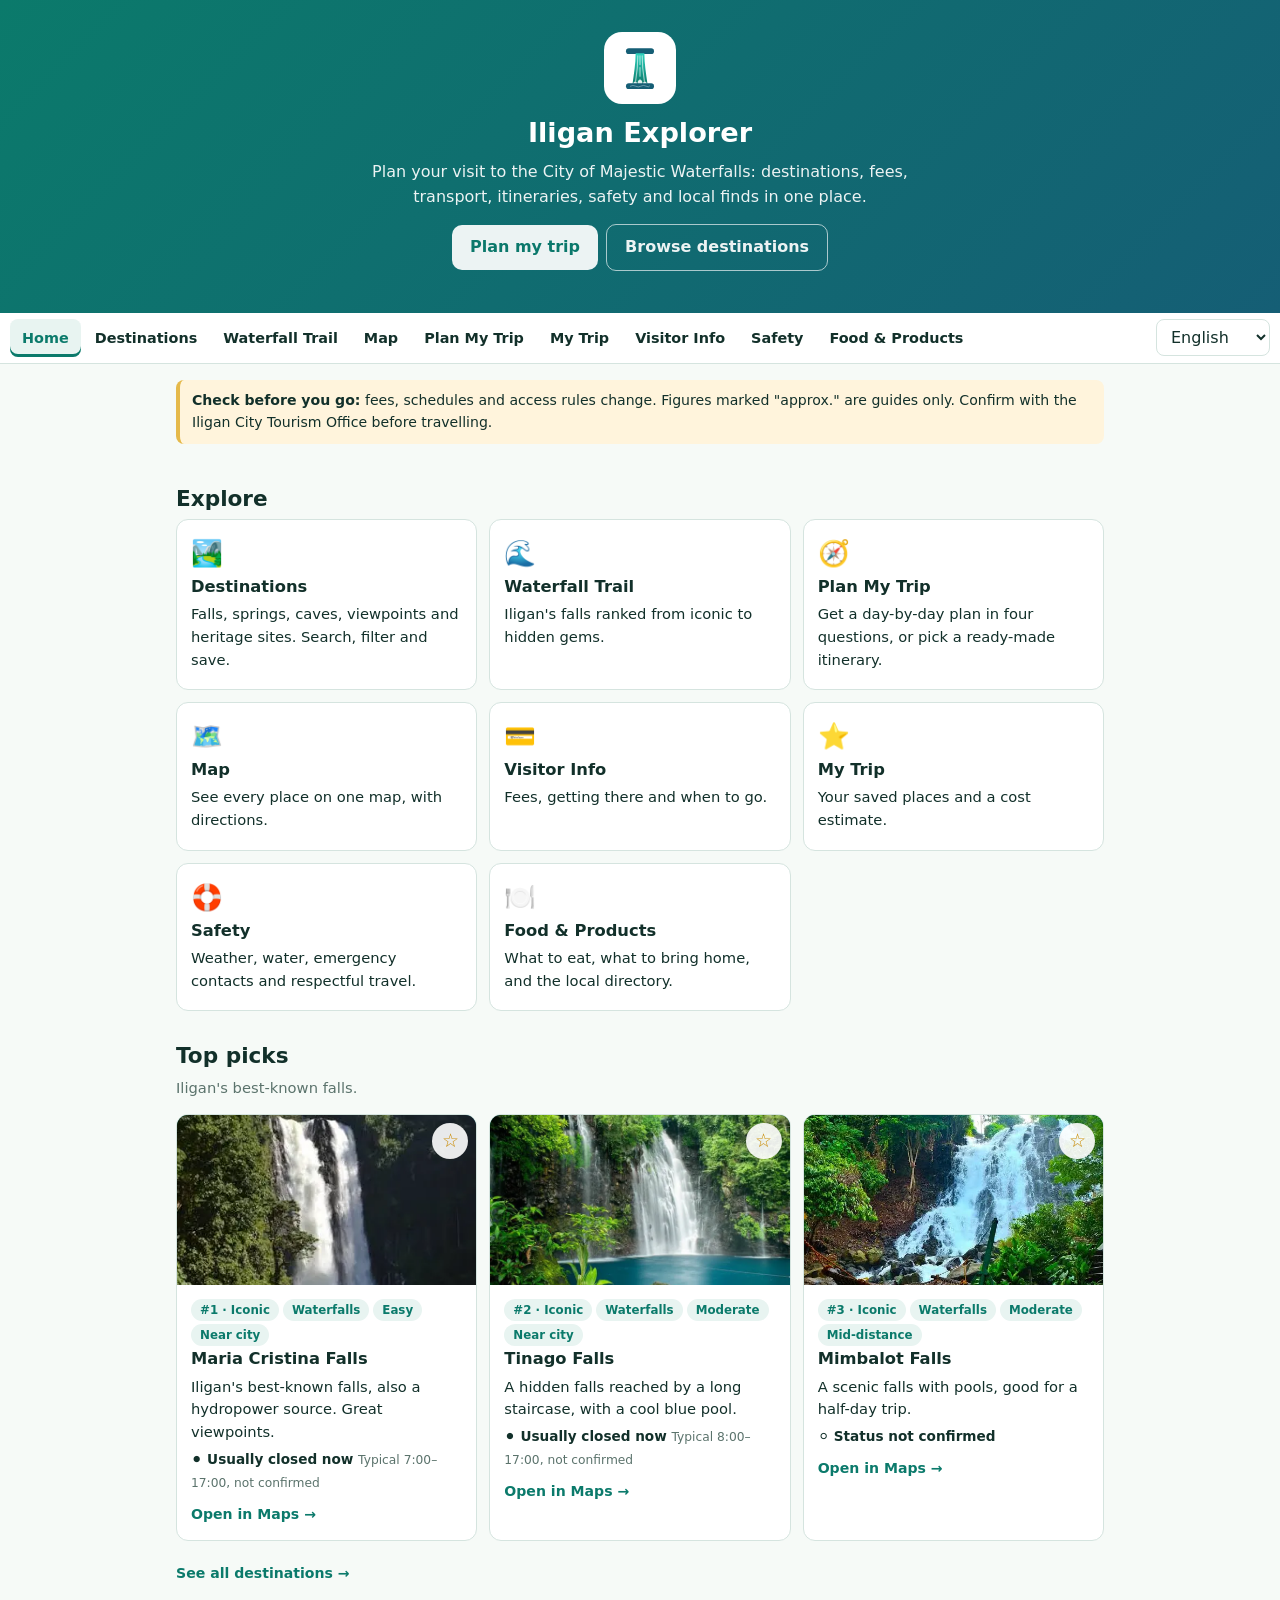
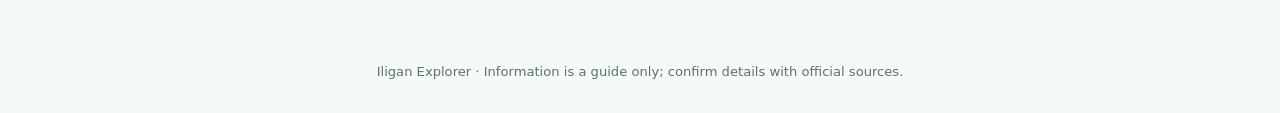
<file: index.html>
<!DOCTYPE html><html lang="en"><head><meta charset="utf-8"><title>Iligan Explorer</title>
<meta name="viewport" content="width=device-width, initial-scale=1, viewport-fit=cover">
<meta name="description" content="Plan your visit to Iligan, the City of Majestic Waterfalls: destinations, map, fees, transport, itineraries, safety and local businesses."><meta property="og:title" content="Iligan Explorer"><meta property="og:description" content="Plan your visit to Iligan, the City of Majestic Waterfalls: destinations, map, fees, transport, itineraries, safety and local businesses."><meta property="og:type" content="website">
<meta name="theme-color" content="#0b7a6b"><link rel="icon" href="assets/logo.svg" type="image/svg+xml"><link rel="stylesheet" href="assets/style.css"></head>
<body data-page="index.html"><header><h1><img class="logo big" src="assets/logo.svg" alt="" width="72" height="72"><br>Iligan Explorer</h1><p data-t="hero">Plan your visit to the City of Majestic Waterfalls: destinations, fees, transport, itineraries, safety and local finds in one place.</p><p><a class="cta" href="plan.html">Plan my trip</a><a class="cta alt" href="destinations.html">Browse destinations</a></p></header><nav><button class="mb" id="mb" aria-expanded="false" aria-controls="nl">☰ Menu</button><div class="nl" id="nl"><a href="index.html">Home</a><a href="destinations.html" data-t="dest">Destinations</a><a href="waterfall-trail.html">Waterfall Trail</a><a href="map.html" data-t="map">Map</a><a href="plan.html">Plan My Trip</a><a href="my-trip.html"><span data-t="mytrip">My Trip</span> <span class="bdg" id="tb" hidden></span></a><a href="visitor-info.html">Visitor Info</a><a href="safety.html" data-t="safe">Safety</a><a href="local.html" data-t="food">Food &amp; Products</a></div><select id="lang" aria-label="Language"><option value="en">English</option><option value="fil">Filipino</option><option value="ceb">Cebuano</option></select></nav>
<main><div class="note" id="wx" hidden></div><div class="note" style="margin-top:16px"><b>Check before you go:</b> fees, schedules and access rules change. Figures marked "approx." are guides only. Confirm with the Iligan City Tourism Office before travelling.</div><section><h2>Explore</h2><div class="grid"><a class="card hub" href="destinations.html"><div class="hi">🏞️</div><h3>Destinations</h3><p>Falls, springs, caves, viewpoints and heritage sites. Search, filter and save.</p></a><a class="card hub" href="waterfall-trail.html"><div class="hi">🌊</div><h3>Waterfall Trail</h3><p>Iligan's falls ranked from iconic to hidden gems.</p></a><a class="card hub" href="plan.html"><div class="hi">🧭</div><h3>Plan My Trip</h3><p>Get a day-by-day plan in four questions, or pick a ready-made itinerary.</p></a><a class="card hub" href="map.html"><div class="hi">🗺️</div><h3>Map</h3><p>See every place on one map, with directions.</p></a><a class="card hub" href="visitor-info.html"><div class="hi">💳</div><h3>Visitor Info</h3><p>Fees, getting there and when to go.</p></a><a class="card hub" href="my-trip.html"><div class="hi">⭐</div><h3>My Trip</h3><p>Your saved places and a cost estimate.</p></a><a class="card hub" href="safety.html"><div class="hi">🛟</div><h3>Safety</h3><p>Weather, water, emergency contacts and respectful travel.</p></a><a class="card hub" href="local.html"><div class="hi">🍽️</div><h3>Food &amp; Products</h3><p>What to eat, what to bring home, and the local directory.</p></a></div></section><section><h2>Top picks</h2><p class="sub">Iligan's best-known falls.</p><div class="grid" id="fgrid"></div><p><a class="btn" href="destinations.html">See all destinations →</a></p></section></main>
<footer>Iligan Explorer · Information is a guide only; confirm details with official sources.</footer><script src="assets/app.js"></script></body></html>
</file>
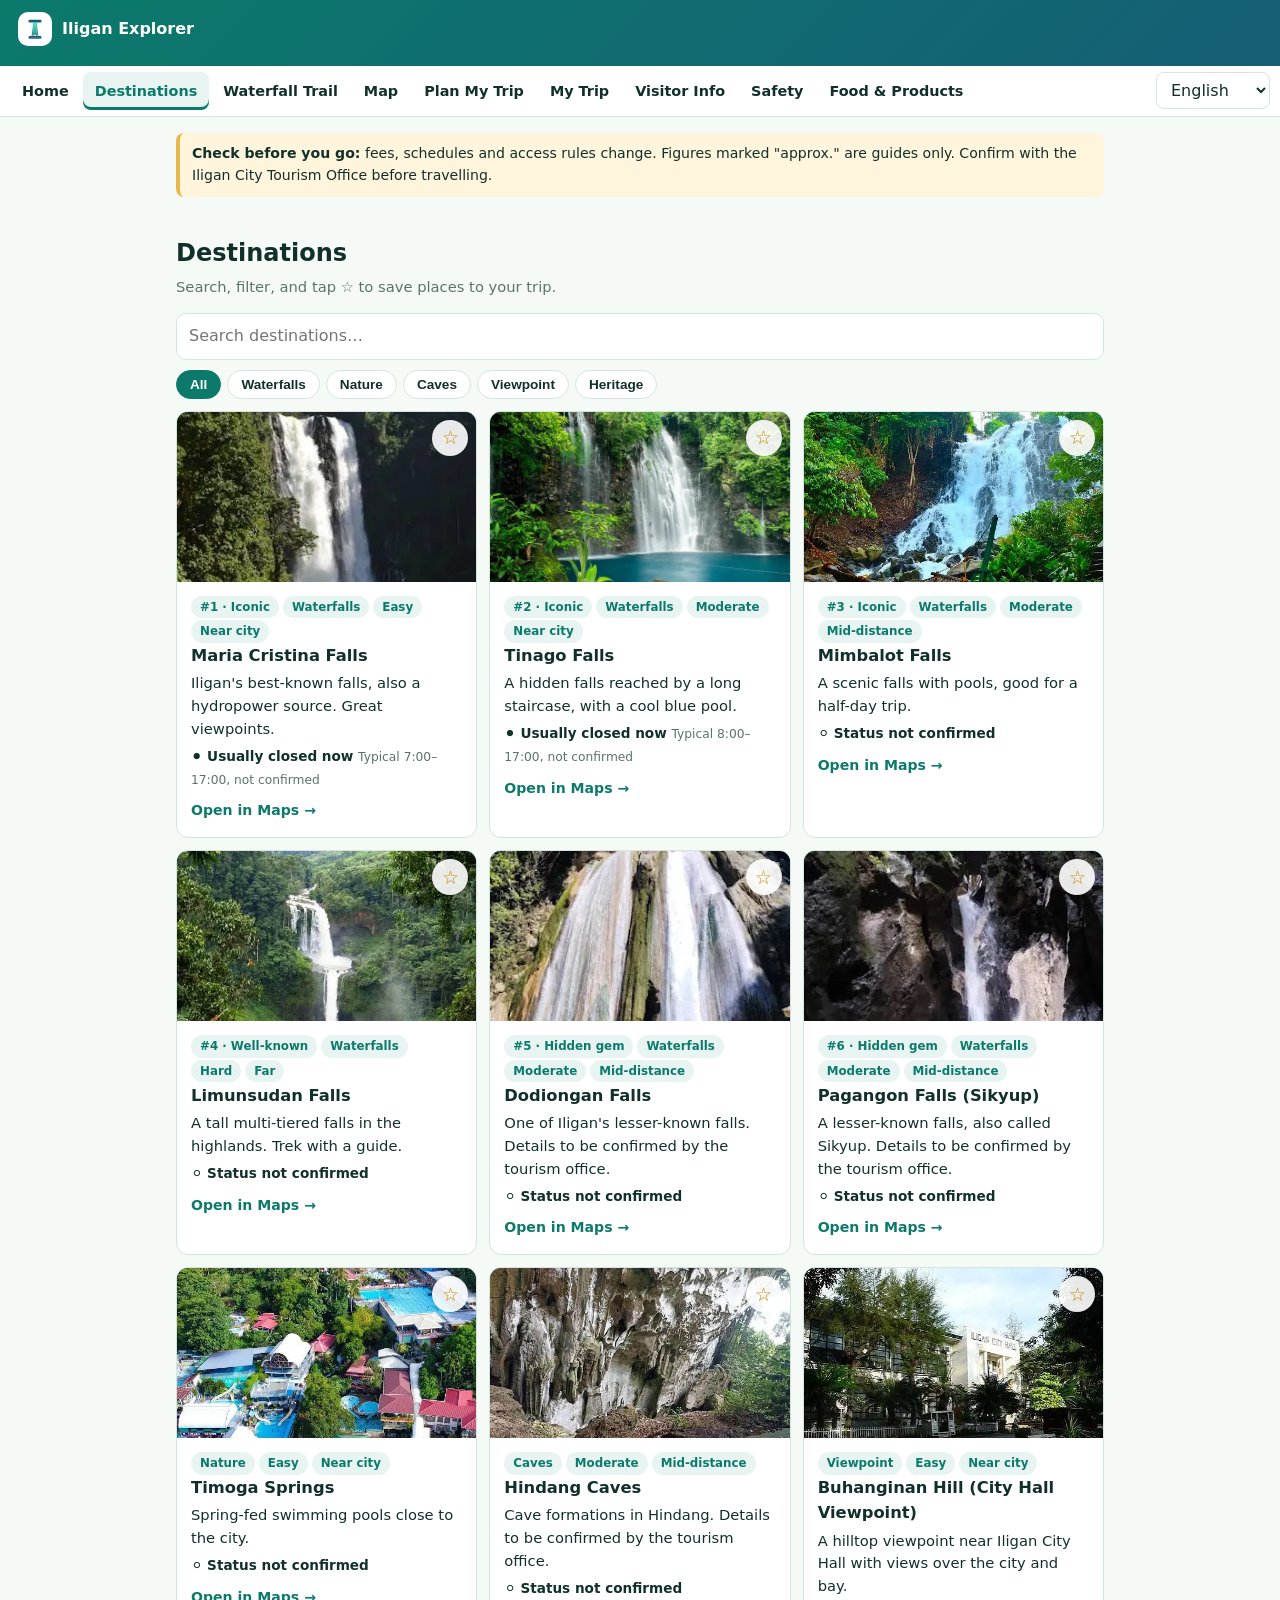
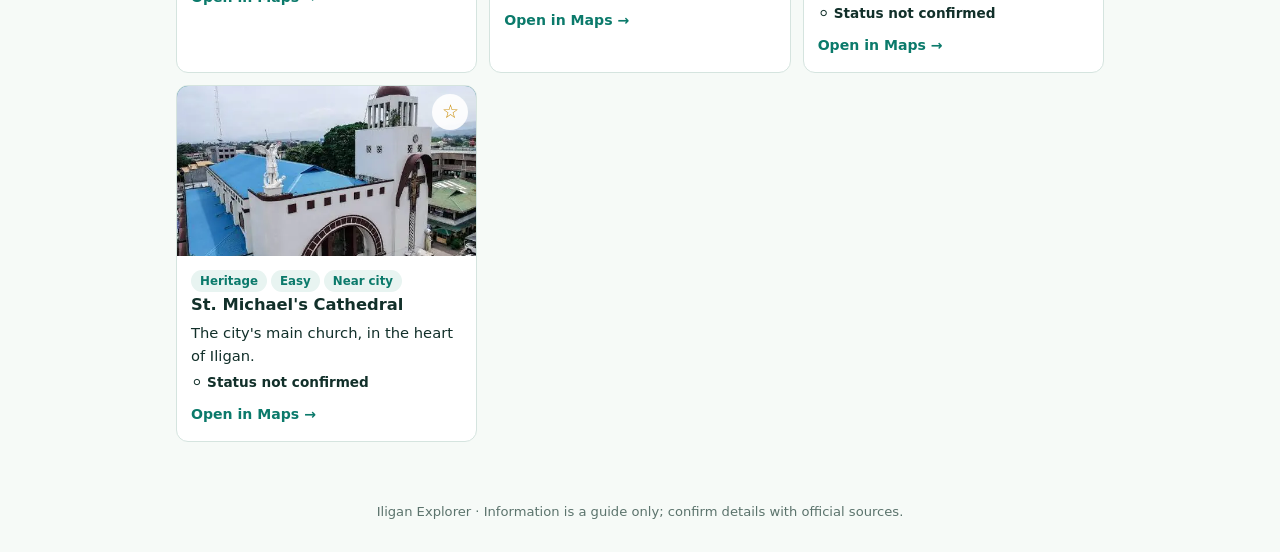
<file: destinations.html>
<!DOCTYPE html><html lang="en"><head><meta charset="utf-8"><title>Destinations | Iligan Explorer</title>
<meta name="viewport" content="width=device-width, initial-scale=1, viewport-fit=cover">
<meta name="description" content="Search and filter Iligan's waterfalls, springs, caves, viewpoints and heritage sites."><meta property="og:title" content="Destinations | Iligan Explorer"><meta property="og:description" content="Search and filter Iligan's waterfalls, springs, caves, viewpoints and heritage sites."><meta property="og:type" content="website">
<meta name="theme-color" content="#0b7a6b"><link rel="icon" href="assets/logo.svg" type="image/svg+xml"><link rel="stylesheet" href="assets/style.css"></head>
<body data-page="destinations.html"><header class="sm"><a href="index.html"><img class="logo" src="assets/logo.svg" alt="" width="34" height="34">Iligan Explorer</a></header><nav><button class="mb" id="mb" aria-expanded="false" aria-controls="nl">☰ Menu</button><div class="nl" id="nl"><a href="index.html">Home</a><a href="destinations.html" data-t="dest">Destinations</a><a href="waterfall-trail.html">Waterfall Trail</a><a href="map.html" data-t="map">Map</a><a href="plan.html">Plan My Trip</a><a href="my-trip.html"><span data-t="mytrip">My Trip</span> <span class="bdg" id="tb" hidden></span></a><a href="visitor-info.html">Visitor Info</a><a href="safety.html" data-t="safe">Safety</a><a href="local.html" data-t="food">Food &amp; Products</a></div><select id="lang" aria-label="Language"><option value="en">English</option><option value="fil">Filipino</option><option value="ceb">Cebuano</option></select></nav>
<main><div class="note" id="wx" hidden></div><div class="note" style="margin-top:16px"><b>Check before you go:</b> fees, schedules and access rules change. Figures marked "approx." are guides only. Confirm with the Iligan City Tourism Office before travelling.</div><section id="dest"><h1 data-t="dest">Destinations</h1><p class="sub">Search, filter, and tap ☆ to save places to your trip.</p>
<input type="search" id="qd" placeholder="Search destinations…"><div class="chips" id="dchips"></div><div class="grid" id="dgrid"></div></section></main>
<footer>Iligan Explorer · Information is a guide only; confirm details with official sources.</footer><script src="assets/app.js"></script></body></html>
</file>
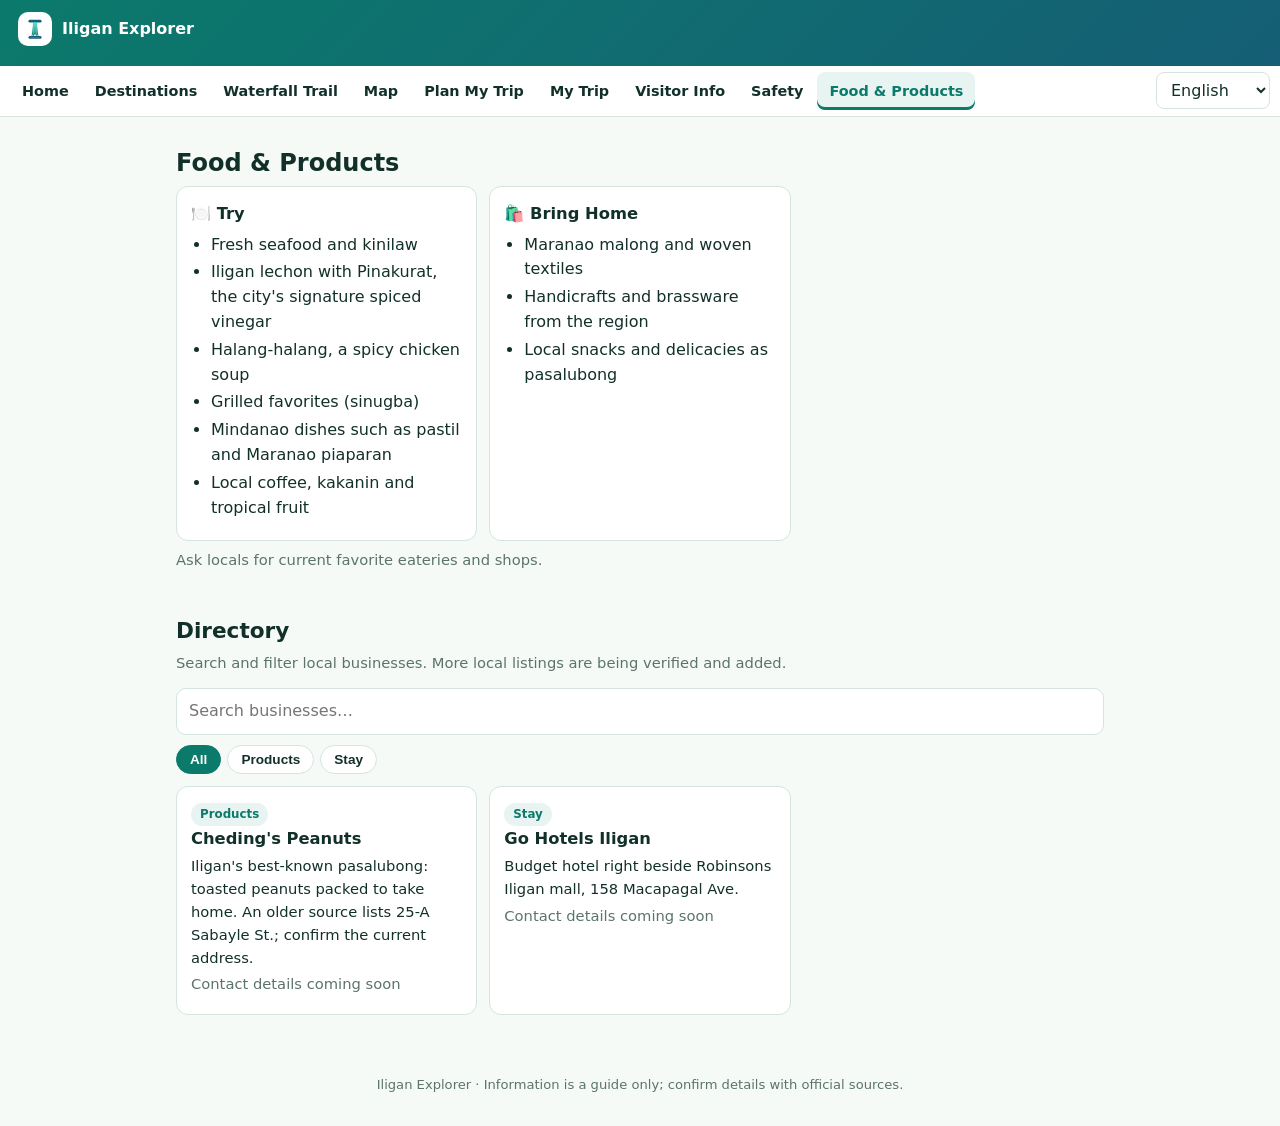
<file: local.html>
<!DOCTYPE html><html lang="en"><head><meta charset="utf-8"><title>Food &amp; Products | Iligan Explorer</title>
<meta name="viewport" content="width=device-width, initial-scale=1, viewport-fit=cover">
<meta name="description" content="What to eat, what to bring home, and a directory of Iligan businesses."><meta property="og:title" content="Food &amp; Products | Iligan Explorer"><meta property="og:description" content="What to eat, what to bring home, and a directory of Iligan businesses."><meta property="og:type" content="website">
<meta name="theme-color" content="#0b7a6b"><link rel="icon" href="assets/logo.svg" type="image/svg+xml"><link rel="stylesheet" href="assets/style.css"></head>
<body data-page="local.html"><header class="sm"><a href="index.html"><img class="logo" src="assets/logo.svg" alt="" width="34" height="34">Iligan Explorer</a></header><nav><button class="mb" id="mb" aria-expanded="false" aria-controls="nl">☰ Menu</button><div class="nl" id="nl"><a href="index.html">Home</a><a href="destinations.html" data-t="dest">Destinations</a><a href="waterfall-trail.html">Waterfall Trail</a><a href="map.html" data-t="map">Map</a><a href="plan.html">Plan My Trip</a><a href="my-trip.html"><span data-t="mytrip">My Trip</span> <span class="bdg" id="tb" hidden></span></a><a href="visitor-info.html">Visitor Info</a><a href="safety.html" data-t="safe">Safety</a><a href="local.html" data-t="food">Food &amp; Products</a></div><select id="lang" aria-label="Language"><option value="en">English</option><option value="fil">Filipino</option><option value="ceb">Cebuano</option></select></nav>
<main><section id="food"><h1 data-t="food">Food &amp; Products</h1><div class="grid">
<div class="card"><h3>🍽️ Try</h3><ul><li>Fresh seafood and kinilaw</li><li>Iligan lechon with Pinakurat, the city's signature spiced vinegar</li><li>Halang-halang, a spicy chicken soup</li><li>Grilled favorites (sinugba)</li><li>Mindanao dishes such as pastil and Maranao piaparan</li><li>Local coffee, kakanin and tropical fruit</li></ul></div>
<div class="card"><h3>🛍️ Bring Home</h3><ul><li>Maranao malong and woven textiles</li><li>Handicrafts and brassware from the region</li><li>Local snacks and delicacies as pasalubong</li></ul></div></div>
<p class="sub" style="margin-top:8px">Ask locals for current favorite eateries and shops.</p></section><section id="biz"><h2 data-t="biz">Directory</h2><p class="sub">Search and filter local businesses. More local listings are being verified and added.</p>
<input type="search" id="q" placeholder="Search businesses…"><div class="chips" id="bchips"></div><div class="grid" id="bgrid"></div>
<div class="card" id="lform" style="margin-top:14px"><h3>Are you a local business?</h3><p class="sub">Send your details to the tourism office for listing.</p>
<input type="text" id="fn" placeholder="Business name"><select class="f" id="fc"><option>Food</option><option>Products</option><option>Stay</option><option>Tours</option><option>Transport</option></select>
<input type="text" id="fk" placeholder="Phone / Facebook page"><textarea id="fd" rows="3" placeholder="What you offer"></textarea>
<button class="go" id="fs">Send listing request</button> <small id="fmsg" role="status"></small></div></section></main>
<footer>Iligan Explorer · Information is a guide only; confirm details with official sources.</footer><script src="assets/app.js"></script></body></html>
</file>
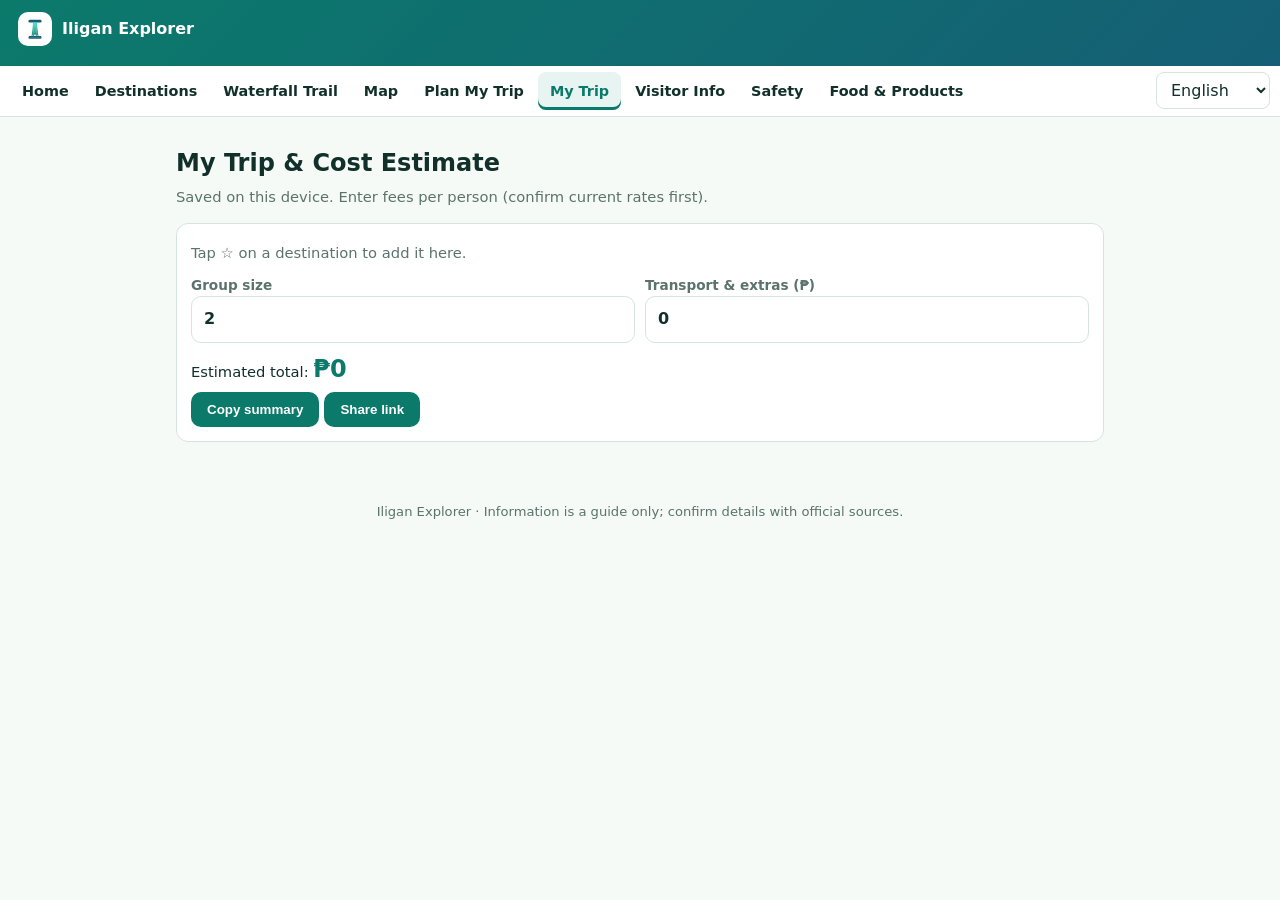
<file: my-trip.html>
<!DOCTYPE html><html lang="en"><head><meta charset="utf-8"><title>My Trip | Iligan Explorer</title>
<meta name="viewport" content="width=device-width, initial-scale=1, viewport-fit=cover">
<meta name="description" content="Your saved places and cost estimate for Iligan."><meta property="og:title" content="My Trip | Iligan Explorer"><meta property="og:description" content="Your saved places and cost estimate for Iligan."><meta property="og:type" content="website">
<meta name="theme-color" content="#0b7a6b"><link rel="icon" href="assets/logo.svg" type="image/svg+xml"><link rel="stylesheet" href="assets/style.css"></head>
<body data-page="my-trip.html"><header class="sm"><a href="index.html"><img class="logo" src="assets/logo.svg" alt="" width="34" height="34">Iligan Explorer</a></header><nav><button class="mb" id="mb" aria-expanded="false" aria-controls="nl">☰ Menu</button><div class="nl" id="nl"><a href="index.html">Home</a><a href="destinations.html" data-t="dest">Destinations</a><a href="waterfall-trail.html">Waterfall Trail</a><a href="map.html" data-t="map">Map</a><a href="plan.html">Plan My Trip</a><a href="my-trip.html"><span data-t="mytrip">My Trip</span> <span class="bdg" id="tb" hidden></span></a><a href="visitor-info.html">Visitor Info</a><a href="safety.html" data-t="safe">Safety</a><a href="local.html" data-t="food">Food &amp; Products</a></div><select id="lang" aria-label="Language"><option value="en">English</option><option value="fil">Filipino</option><option value="ceb">Cebuano</option></select></nav>
<main><section id="mytrip"><h1 data-t="mytrip">My Trip &amp; Cost Estimate</h1><p class="sub">Saved on this device. Enter fees per person (confirm current rates first).</p>
<div class="card"><div id="tl"></div>
<div class="two" style="margin-top:10px"><label>Group size<input type="number" id="grp" min="1" value="2"></label><label>Transport &amp; extras (₱)<input type="number" id="trn" min="0" value="0"></label></div>
<p>Estimated total: <span id="tot">₱0</span></p><button class="go" id="tcopy">Copy summary</button> <button class="go" id="tshare">Share link</button> <small id="tmsg" role="status"></small></div></section></main>
<footer>Iligan Explorer · Information is a guide only; confirm details with official sources.</footer><script src="assets/app.js"></script></body></html>
</file>
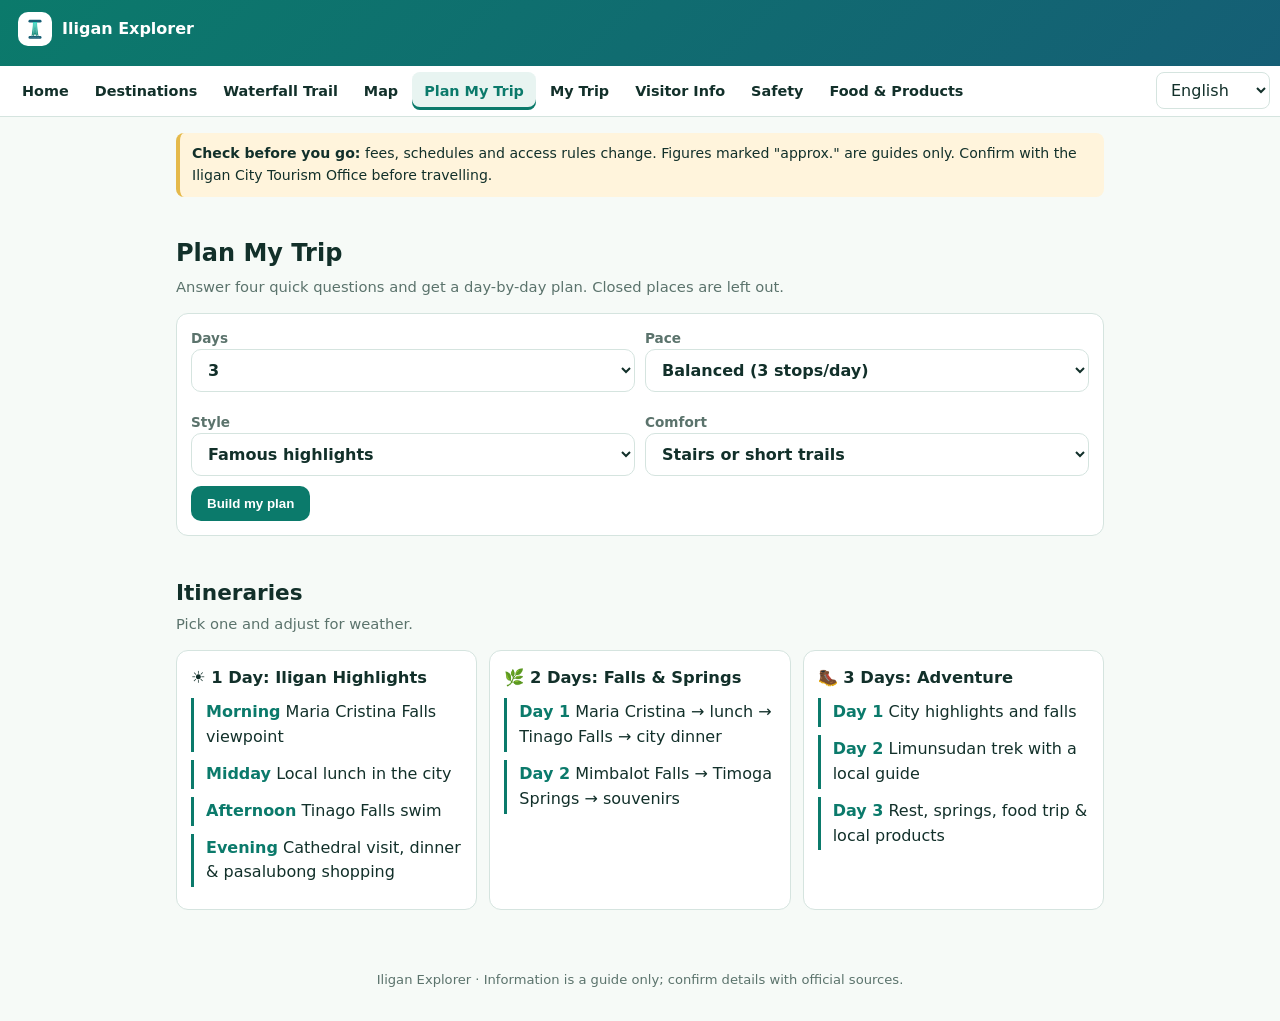
<file: plan.html>
<!DOCTYPE html><html lang="en"><head><meta charset="utf-8"><title>Plan My Trip | Iligan Explorer</title>
<meta name="viewport" content="width=device-width, initial-scale=1, viewport-fit=cover">
<meta name="description" content="Build a day-by-day Iligan plan or pick a ready-made 1, 2 or 3 day itinerary."><meta property="og:title" content="Plan My Trip | Iligan Explorer"><meta property="og:description" content="Build a day-by-day Iligan plan or pick a ready-made 1, 2 or 3 day itinerary."><meta property="og:type" content="website">
<meta name="theme-color" content="#0b7a6b"><link rel="icon" href="assets/logo.svg" type="image/svg+xml"><link rel="stylesheet" href="assets/style.css"></head>
<body data-page="plan.html"><header class="sm"><a href="index.html"><img class="logo" src="assets/logo.svg" alt="" width="34" height="34">Iligan Explorer</a></header><nav><button class="mb" id="mb" aria-expanded="false" aria-controls="nl">☰ Menu</button><div class="nl" id="nl"><a href="index.html">Home</a><a href="destinations.html" data-t="dest">Destinations</a><a href="waterfall-trail.html">Waterfall Trail</a><a href="map.html" data-t="map">Map</a><a href="plan.html">Plan My Trip</a><a href="my-trip.html"><span data-t="mytrip">My Trip</span> <span class="bdg" id="tb" hidden></span></a><a href="visitor-info.html">Visitor Info</a><a href="safety.html" data-t="safe">Safety</a><a href="local.html" data-t="food">Food &amp; Products</a></div><select id="lang" aria-label="Language"><option value="en">English</option><option value="fil">Filipino</option><option value="ceb">Cebuano</option></select></nav>
<main><div class="note" id="wx" hidden></div><div class="note" style="margin-top:16px"><b>Check before you go:</b> fees, schedules and access rules change. Figures marked "approx." are guides only. Confirm with the Iligan City Tourism Office before travelling.</div><section id="plan"><h1>Plan My Trip</h1><p class="sub">Answer four quick questions and get a day-by-day plan. Closed places are left out.</p>
<div class="card"><div class="two"><label>Days<select class="f" id="pd"><option>1</option><option>2</option><option selected>3</option><option>4</option><option>5</option></select></label>
<label>Pace<select class="f" id="pp"><option value="2">Relaxed (2 stops/day)</option><option value="3" selected>Balanced (3 stops/day)</option><option value="4">Packed (4 stops/day)</option></select></label>
<label>Style<select class="f" id="ps"><option value="famous">Famous highlights</option><option value="mix">Mix of both</option><option value="gems">Hidden gems first</option></select></label>
<label>Comfort<select class="f" id="pc"><option value="1">Easy access only</option><option value="2" selected>Stairs or short trails</option><option value="3">Up for treks</option></select></label></div>
<button class="go" id="pgo">Build my plan</button></div><div id="planout" style="margin-top:12px"></div></section><section id="trip"><h2 data-t="trip">Itineraries</h2><p class="sub">Pick one and adjust for weather.</p>
<div class="grid">
<div class="card"><h3>☀️ 1 Day: Iligan Highlights</h3>
<div class="day"><b>Morning</b> Maria Cristina Falls viewpoint</div><div class="day"><b>Midday</b> Local lunch in the city</div><div class="day"><b>Afternoon</b> Tinago Falls swim</div><div class="day"><b>Evening</b> Cathedral visit, dinner &amp; pasalubong shopping</div></div>
<div class="card"><h3>🌿 2 Days: Falls &amp; Springs</h3>
<div class="day"><b>Day 1</b> Maria Cristina → lunch → Tinago Falls → city dinner</div><div class="day"><b>Day 2</b> Mimbalot Falls → Timoga Springs → souvenirs</div></div>
<div class="card"><h3>🥾 3 Days: Adventure</h3>
<div class="day"><b>Day 1</b> City highlights and falls</div><div class="day"><b>Day 2</b> Limunsudan trek with a local guide</div><div class="day"><b>Day 3</b> Rest, springs, food trip &amp; local products</div></div></div></section></main>
<footer>Iligan Explorer · Information is a guide only; confirm details with official sources.</footer><script src="assets/app.js"></script></body></html>
</file>
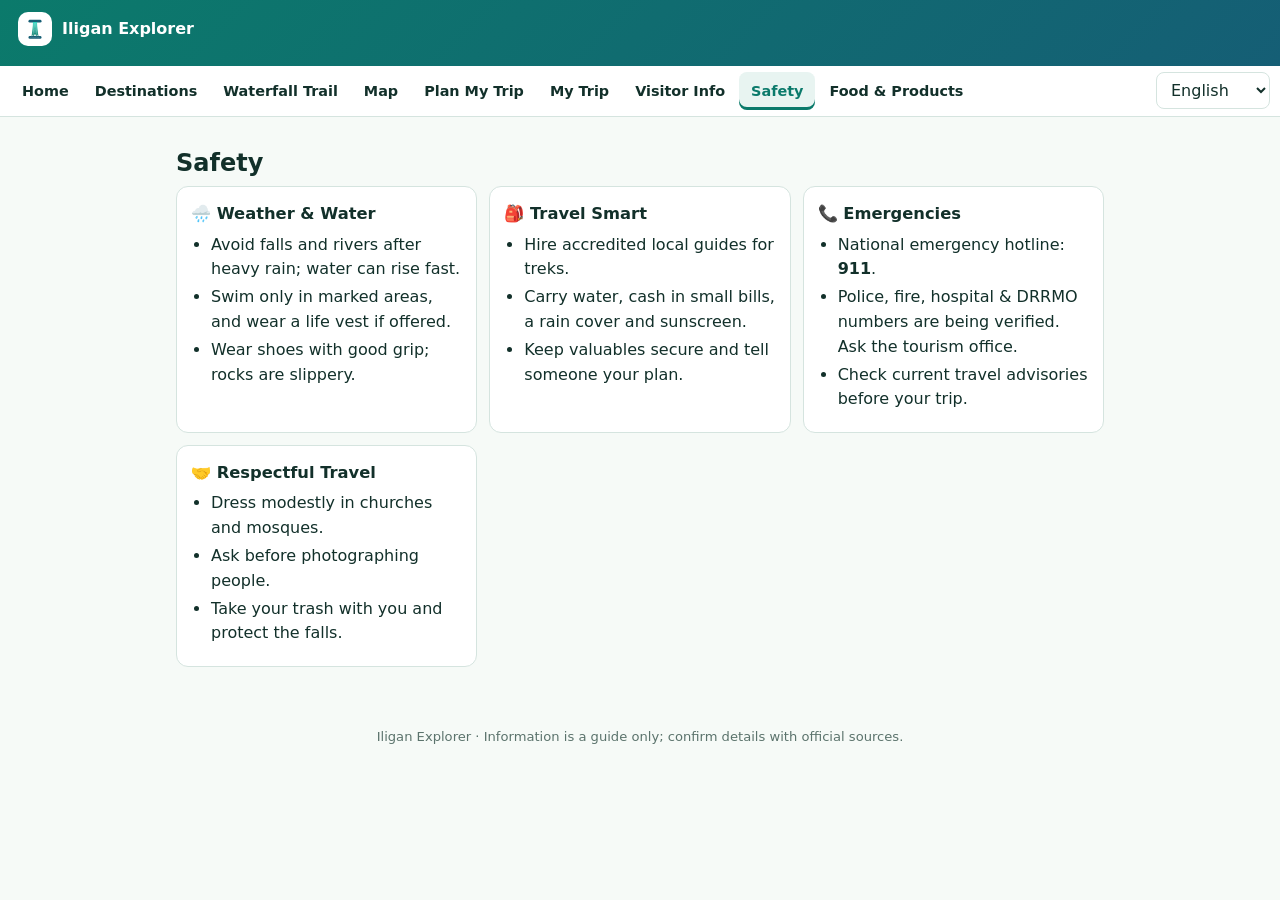
<file: safety.html>
<!DOCTYPE html><html lang="en"><head><meta charset="utf-8"><title>Safety | Iligan Explorer</title>
<meta name="viewport" content="width=device-width, initial-scale=1, viewport-fit=cover">
<meta name="description" content="Weather, water safety, emergency contacts and respectful travel in Iligan."><meta property="og:title" content="Safety | Iligan Explorer"><meta property="og:description" content="Weather, water safety, emergency contacts and respectful travel in Iligan."><meta property="og:type" content="website">
<meta name="theme-color" content="#0b7a6b"><link rel="icon" href="assets/logo.svg" type="image/svg+xml"><link rel="stylesheet" href="assets/style.css"></head>
<body data-page="safety.html"><header class="sm"><a href="index.html"><img class="logo" src="assets/logo.svg" alt="" width="34" height="34">Iligan Explorer</a></header><nav><button class="mb" id="mb" aria-expanded="false" aria-controls="nl">☰ Menu</button><div class="nl" id="nl"><a href="index.html">Home</a><a href="destinations.html" data-t="dest">Destinations</a><a href="waterfall-trail.html">Waterfall Trail</a><a href="map.html" data-t="map">Map</a><a href="plan.html">Plan My Trip</a><a href="my-trip.html"><span data-t="mytrip">My Trip</span> <span class="bdg" id="tb" hidden></span></a><a href="visitor-info.html">Visitor Info</a><a href="safety.html" data-t="safe">Safety</a><a href="local.html" data-t="food">Food &amp; Products</a></div><select id="lang" aria-label="Language"><option value="en">English</option><option value="fil">Filipino</option><option value="ceb">Cebuano</option></select></nav>
<main><section id="safe"><h1 data-t="safe">Safety</h1><div class="grid">
<div class="card"><h3>🌧️ Weather &amp; Water</h3><ul><li>Avoid falls and rivers after heavy rain; water can rise fast.</li><li>Swim only in marked areas, and wear a life vest if offered.</li><li>Wear shoes with good grip; rocks are slippery.</li></ul></div>
<div class="card"><h3>🎒 Travel Smart</h3><ul><li>Hire accredited local guides for treks.</li><li>Carry water, cash in small bills, a rain cover and sunscreen.</li><li>Keep valuables secure and tell someone your plan.</li></ul></div>
<div class="card"><h3>📞 Emergencies</h3><ul><li>National emergency hotline: <b>911</b>.</li><li id="ctl">Police, fire, hospital &amp; DRRMO numbers are being verified. Ask the tourism office.</li><li>Check current travel advisories before your trip.</li></ul></div>
<div class="card"><h3>🤝 Respectful Travel</h3><ul><li>Dress modestly in churches and mosques.</li><li>Ask before photographing people.</li><li>Take your trash with you and protect the falls.</li></ul></div></div></section></main>
<footer>Iligan Explorer · Information is a guide only; confirm details with official sources.</footer><script src="assets/app.js"></script></body></html>
</file>
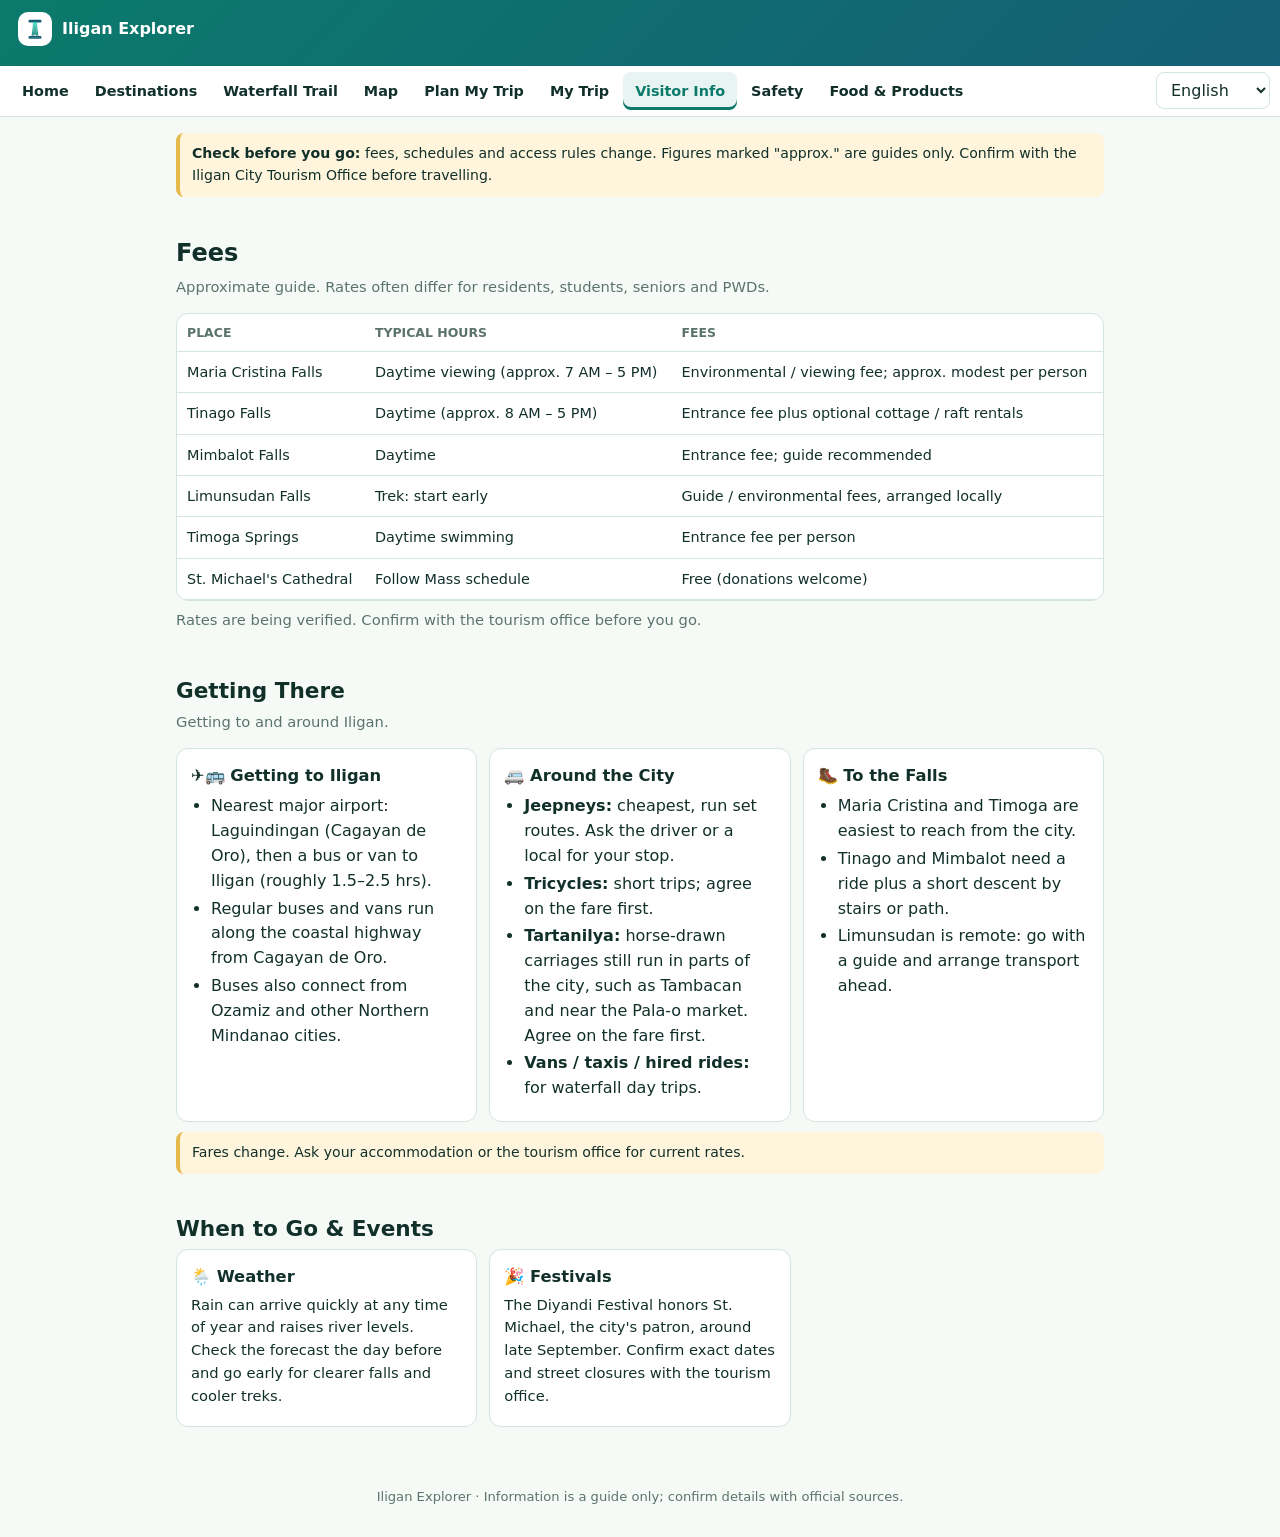
<file: visitor-info.html>
<!DOCTYPE html><html lang="en"><head><meta charset="utf-8"><title>Visitor Info | Iligan Explorer</title>
<meta name="viewport" content="width=device-width, initial-scale=1, viewport-fit=cover">
<meta name="description" content="Fees, how to get to and around Iligan, and when to go."><meta property="og:title" content="Visitor Info | Iligan Explorer"><meta property="og:description" content="Fees, how to get to and around Iligan, and when to go."><meta property="og:type" content="website">
<meta name="theme-color" content="#0b7a6b"><link rel="icon" href="assets/logo.svg" type="image/svg+xml"><link rel="stylesheet" href="assets/style.css"></head>
<body data-page="visitor-info.html"><header class="sm"><a href="index.html"><img class="logo" src="assets/logo.svg" alt="" width="34" height="34">Iligan Explorer</a></header><nav><button class="mb" id="mb" aria-expanded="false" aria-controls="nl">☰ Menu</button><div class="nl" id="nl"><a href="index.html">Home</a><a href="destinations.html" data-t="dest">Destinations</a><a href="waterfall-trail.html">Waterfall Trail</a><a href="map.html" data-t="map">Map</a><a href="plan.html">Plan My Trip</a><a href="my-trip.html"><span data-t="mytrip">My Trip</span> <span class="bdg" id="tb" hidden></span></a><a href="visitor-info.html">Visitor Info</a><a href="safety.html" data-t="safe">Safety</a><a href="local.html" data-t="food">Food &amp; Products</a></div><select id="lang" aria-label="Language"><option value="en">English</option><option value="fil">Filipino</option><option value="ceb">Cebuano</option></select></nav>
<main><div class="note" style="margin-top:16px"><b>Check before you go:</b> fees, schedules and access rules change. Figures marked "approx." are guides only. Confirm with the Iligan City Tourism Office before travelling.</div><section id="fees"><h1 data-t="fees">Fees</h1><p class="sub">Approximate guide. Rates often differ for residents, students, seniors and PWDs.</p>
<div class="wrap"><table><thead><tr><th>Place</th><th>Typical hours</th><th>Fees</th></tr></thead><tbody>
<tr><td>Maria Cristina Falls</td><td>Daytime viewing (approx. 7 AM – 5 PM)</td><td>Environmental / viewing fee; approx. modest per person</td></tr>
<tr><td>Tinago Falls</td><td>Daytime (approx. 8 AM – 5 PM)</td><td>Entrance fee plus optional cottage / raft rentals</td></tr>
<tr><td>Mimbalot Falls</td><td>Daytime</td><td>Entrance fee; guide recommended</td></tr>
<tr><td>Limunsudan Falls</td><td>Trek: start early</td><td>Guide / environmental fees, arranged locally</td></tr>
<tr><td>Timoga Springs</td><td>Daytime swimming</td><td>Entrance fee per person</td></tr>
<tr><td>St. Michael's Cathedral</td><td>Follow Mass schedule</td><td>Free (donations welcome)</td></tr></tbody></table></div>
<p class="sub" id="feemeta" style="margin-top:8px"></p></section><section id="go"><h2 data-t="go">Getting There</h2><p class="sub">Getting to and around Iligan.</p>
<div class="grid">
<div class="card"><h3>✈️🚌 Getting to Iligan</h3><ul><li>Nearest major airport: Laguindingan (Cagayan de Oro), then a bus or van to Iligan (roughly 1.5–2.5 hrs).</li><li>Regular buses and vans run along the coastal highway from Cagayan de Oro.</li><li>Buses also connect from Ozamiz and other Northern Mindanao cities.</li></ul></div>
<div class="card"><h3>🚐 Around the City</h3><ul><li><b>Jeepneys:</b> cheapest, run set routes. Ask the driver or a local for your stop.</li><li><b>Tricycles:</b> short trips; agree on the fare first.</li><li><b>Tartanilya:</b> horse-drawn carriages still run in parts of the city, such as Tambacan and near the Pala-o market. Agree on the fare first.</li><li><b>Vans / taxis / hired rides:</b> for waterfall day trips.</li></ul></div>
<div class="card"><h3>🥾 To the Falls</h3><ul><li>Maria Cristina and Timoga are easiest to reach from the city.</li><li>Tinago and Mimbalot need a ride plus a short descent by stairs or path.</li><li>Limunsudan is remote: go with a guide and arrange transport ahead.</li></ul></div></div>
<p class="note">Fares change. Ask your accommodation or the tourism office for current rates.</p></section><section id="when"><h2>When to Go &amp; Events</h2><div class="grid">
<div class="card"><h3>🌦️ Weather</h3><p>Rain can arrive quickly at any time of year and raises river levels. Check the forecast the day before and go early for clearer falls and cooler treks.</p></div>
<div class="card"><h3>🎉 Festivals</h3><p>The Diyandi Festival honors St. Michael, the city's patron, around late September. Confirm exact dates and street closures with the tourism office.</p></div></div></section></main>
<footer>Iligan Explorer · Information is a guide only; confirm details with official sources.</footer><script src="assets/app.js"></script></body></html>
</file>
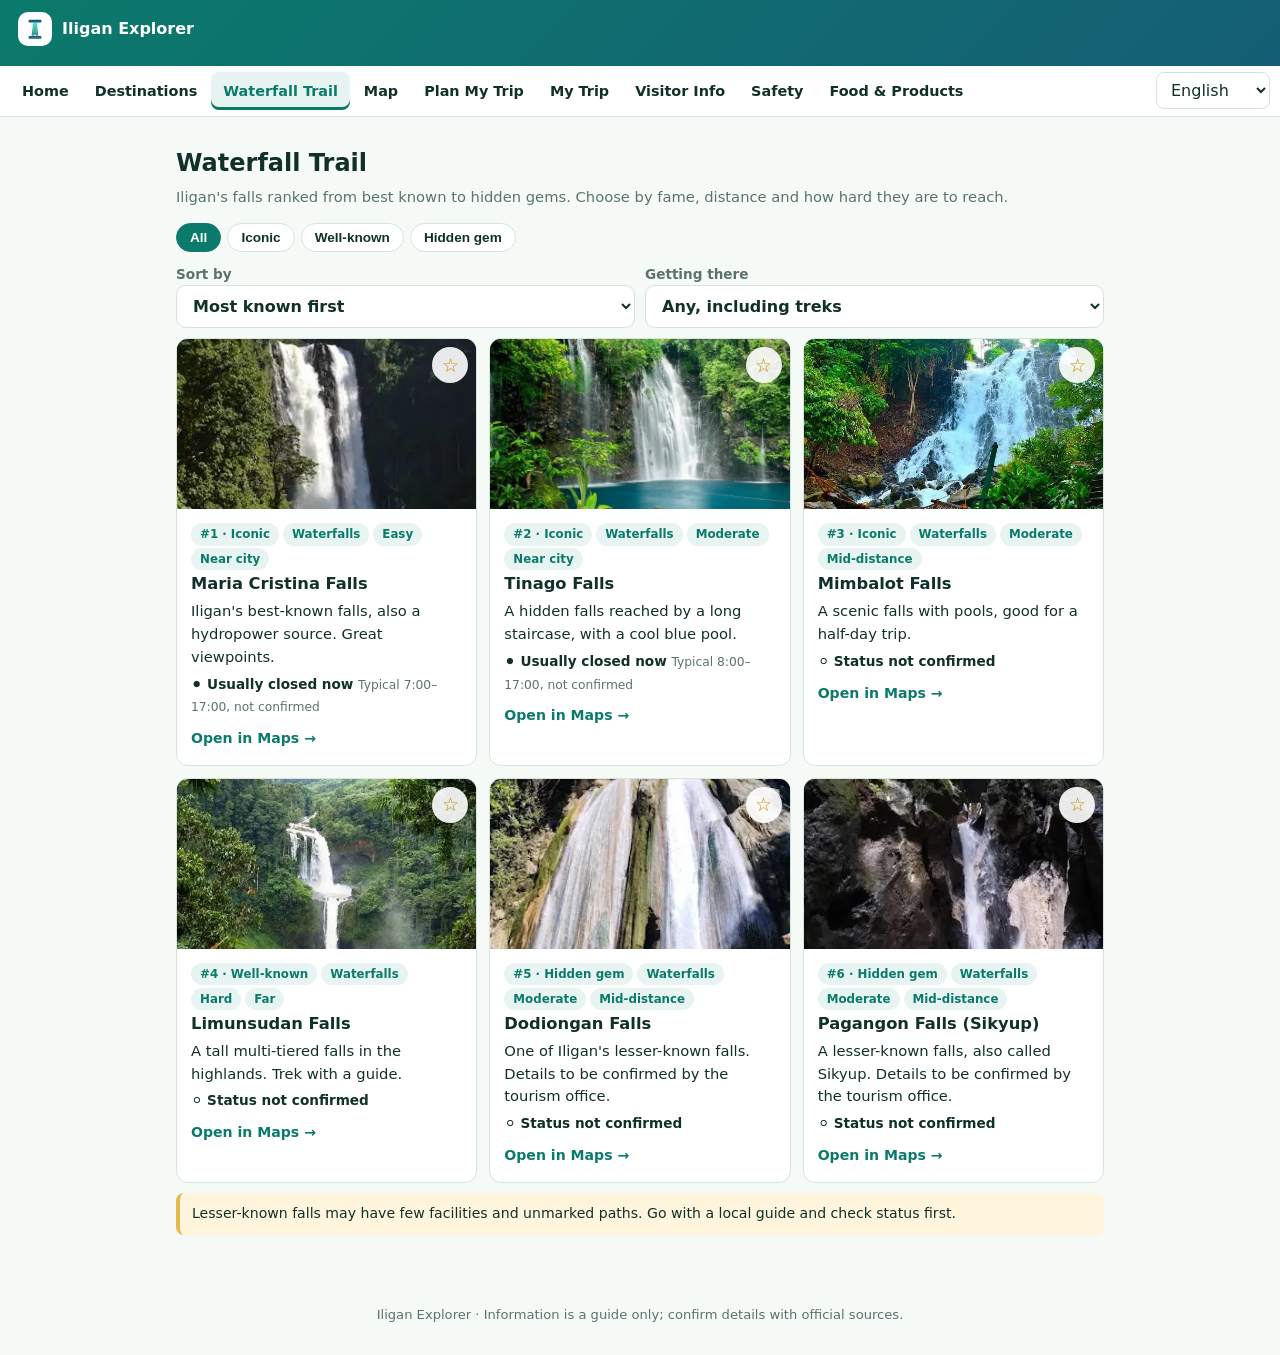
<file: waterfall-trail.html>
<!DOCTYPE html><html lang="en"><head><meta charset="utf-8"><title>Waterfall Trail | Iligan Explorer</title>
<meta name="viewport" content="width=device-width, initial-scale=1, viewport-fit=cover">
<meta name="description" content="Iligan's waterfalls ranked from iconic to hidden gems, with access and distance filters."><meta property="og:title" content="Waterfall Trail | Iligan Explorer"><meta property="og:description" content="Iligan's waterfalls ranked from iconic to hidden gems, with access and distance filters."><meta property="og:type" content="website">
<meta name="theme-color" content="#0b7a6b"><link rel="icon" href="assets/logo.svg" type="image/svg+xml"><link rel="stylesheet" href="assets/style.css"></head>
<body data-page="waterfall-trail.html"><header class="sm"><a href="index.html"><img class="logo" src="assets/logo.svg" alt="" width="34" height="34">Iligan Explorer</a></header><nav><button class="mb" id="mb" aria-expanded="false" aria-controls="nl">☰ Menu</button><div class="nl" id="nl"><a href="index.html">Home</a><a href="destinations.html" data-t="dest">Destinations</a><a href="waterfall-trail.html">Waterfall Trail</a><a href="map.html" data-t="map">Map</a><a href="plan.html">Plan My Trip</a><a href="my-trip.html"><span data-t="mytrip">My Trip</span> <span class="bdg" id="tb" hidden></span></a><a href="visitor-info.html">Visitor Info</a><a href="safety.html" data-t="safe">Safety</a><a href="local.html" data-t="food">Food &amp; Products</a></div><select id="lang" aria-label="Language"><option value="en">English</option><option value="fil">Filipino</option><option value="ceb">Cebuano</option></select></nav>
<main><div class="note" id="wx" hidden></div><section id="trail"><h1>Waterfall Trail</h1><p class="sub">Iligan's falls ranked from best known to hidden gems. Choose by fame, distance and how hard they are to reach.</p>
<div class="chips" id="tchips"></div>
<div class="two"><label>Sort by<select class="f" id="tsort"><option value="r">Most known first</option><option value="rr">Hidden gems first</option><option value="dist">Nearest first</option><option value="h">Easiest first</option></select></label>
<label>Getting there<select class="f" id="thas"><option value="3">Any, including treks</option><option value="2">Stairs or short trail</option><option value="1">Easy access only</option></select></label></div>
<div class="grid" id="tgrid"></div>
<p class="note">Lesser-known falls may have few facilities and unmarked paths. Go with a local guide and check status first.</p></section></main>
<footer>Iligan Explorer · Information is a guide only; confirm details with official sources.</footer><script src="assets/app.js"></script></body></html>
</file>
<file: assets/style.css>
:root{--bg:#f6faf7;--card:#fff;--tx:#12302a;--mu:#5b736c;--ac:#0b7a6b;--ac2:#e8f4f1;--bd:#d5e4df;--warn:#fff4dc;--warnb:#e5b94a;box-sizing:border-box;padding-top:env(safe-area-inset-top,0px);padding-bottom:env(safe-area-inset-bottom,0px)}
@media(prefers-color-scheme:dark){:root:not([data-theme="light"]){--bg:#0d1a17;--card:#14261f;--tx:#e6f2ee;--mu:#93aca4;--ac:#3ec5b0;--ac2:#173a33;--bd:#24443b;--warn:#3a2f10;--warnb:#a9862b}}
:root[data-theme="dark"]{--bg:#0d1a17;--card:#14261f;--tx:#e6f2ee;--mu:#93aca4;--ac:#3ec5b0;--ac2:#173a33;--bd:#24443b;--warn:#3a2f10;--warnb:#a9862b}
html{scroll-padding-top:calc(env(safe-area-inset-top,0px) + 56px)}
*{box-sizing:border-box}body{margin:0;background:var(--bg);color:var(--tx);font:16px/1.55 system-ui,-apple-system,"Segoe UI",Roboto,sans-serif}
header{background:linear-gradient(135deg,#0b7a6b,#155e75);color:#fff;padding:32px 18px 28px;text-align:center}
header h1{margin:0 0 6px;font-size:1.7rem}header p{margin:0 auto 10px;max-width:560px;opacity:.92}
select,input,textarea{font:inherit}
#lang{padding:7px 10px;border-radius:8px;border:1px solid var(--bd);background:var(--card);color:var(--tx)}
nav{position:sticky;top:env(safe-area-inset-top,0px);z-index:1000;background:var(--card);border-bottom:1px solid var(--bd);display:flex;align-items:center;gap:6px;padding:6px 10px;max-height:100vh;overflow-y:auto}
.nl{display:flex;flex-wrap:wrap;gap:2px;flex:1}.mb{display:none;border:1px solid var(--bd);background:var(--card);color:var(--tx);border-radius:8px;padding:8px 12px;font-weight:700;cursor:pointer}
@media(max-width:820px){nav{flex-wrap:wrap}.mb{display:block}#lang{margin-left:auto}.nl{display:none;flex-basis:100%;flex-direction:column;order:3}.nl.open{display:flex}}
.hl{scroll-margin-top:70px}
nav a{white-space:nowrap;padding:8px 12px;border-radius:8px;color:var(--tx);text-decoration:none;font-size:.9rem;font-weight:600}
nav a:hover{background:var(--ac2);color:var(--ac)}
nav a.on{background:var(--ac2);color:var(--ac);box-shadow:inset 0 -3px 0 var(--ac)}
main{max-width:960px;margin:0 auto;padding:0 16px 40px}
section{padding-top:28px}h2{margin:0 0 4px;font-size:1.35rem}.sub{color:var(--mu);margin:0 0 14px;font-size:.92rem}
.grid{display:grid;gap:12px;grid-template-columns:repeat(auto-fill,minmax(250px,1fr))}
.card{background:var(--card);border:1px solid var(--bd);border-radius:12px;padding:14px;position:relative}
.card.pic{padding:0;overflow:hidden}.card.pic .bd{padding:12px 14px 14px}
.ph{height:170px;background:linear-gradient(135deg,var(--ac),#155e75);display:flex;align-items:center;justify-content:center;font-size:2.6rem}
.ph img{width:100%;height:100%;object-fit:cover;object-position:50% 35%}
.card h3{margin:0 0 4px;font-size:1.02rem}.card p{margin:4px 0;font-size:.92rem}
.tag{display:inline-block;background:var(--ac2);color:var(--ac);border-radius:99px;padding:2px 9px;font-size:.74rem;font-weight:700;margin-right:4px}
.btn{display:inline-block;margin:6px 10px 0 0;color:var(--ac);font-weight:700;font-size:.88rem;text-decoration:none}
.star{position:absolute;top:8px;right:8px;border:0;background:rgba(255,255,255,.9);color:#c98a00;border-radius:50%;width:36px;height:36px;font-size:1.2rem;cursor:pointer}
.note{background:var(--warn);border-left:4px solid var(--warnb);border-radius:8px;padding:10px 12px;font-size:.88rem;margin:10px 0}
table{width:100%;border-collapse:collapse;font-size:.9rem}th,td{text-align:left;padding:9px 10px;border-bottom:1px solid var(--bd);vertical-align:top}th{color:var(--mu);font-size:.78rem;text-transform:uppercase}
.wrap{overflow-x:auto;background:var(--card);border:1px solid var(--bd);border-radius:12px}
.map{background:var(--card);border:1px solid var(--bd);border-radius:12px;padding:8px}
#lmap{height:340px;border-radius:8px;z-index:0}#mapinfo{margin-top:8px;min-height:64px}
.chips{display:flex;gap:6px;flex-wrap:wrap;margin-bottom:12px}
.chip{border:1px solid var(--bd);background:var(--card);color:var(--tx);border-radius:99px;padding:6px 13px;font-size:.85rem;cursor:pointer;font-weight:600}
.chip.on{background:var(--ac);color:#fff;border-color:var(--ac)}
input[type=search],input[type=text],input[type=number],textarea,select.f{width:100%;padding:10px 12px;border-radius:10px;border:1px solid var(--bd);background:var(--card);color:var(--tx);font-size:1rem;margin-bottom:10px}
.day{border-left:3px solid var(--ac);padding:2px 0 2px 12px;margin:8px 0}.day b{color:var(--ac)}
.row{display:flex;justify-content:space-between;align-items:center;gap:8px;padding:6px 0;border-bottom:1px solid var(--bd)}
.row input{width:90px;margin:0;padding:6px 8px}
.two{display:grid;grid-template-columns:1fr 1fr;gap:10px}.two input{margin-bottom:4px}
.ok{color:var(--ac);font-weight:700;font-size:.78rem}
button.go{background:var(--ac);color:#fff;border:0;border-radius:10px;padding:10px 16px;font-weight:700;cursor:pointer}
#tot{font-size:1.5rem;font-weight:800;color:var(--ac)}
ul{padding-left:20px;margin:6px 0}li{margin:3px 0}
footer{text-align:center;color:var(--mu);font-size:.82rem;padding:20px 16px 30px}
.st{font-weight:700;font-size:.85rem}small{color:var(--mu)}label{font-size:.85rem;color:var(--mu);font-weight:600}

header.sm{padding:12px 18px;text-align:left}header.sm a{color:#fff;text-decoration:none;font-weight:700}
.cta{display:inline-block;margin:4px;padding:10px 18px;border-radius:10px;background:#fff;color:#0b7a6b;font-weight:700;text-decoration:none}.cta.alt{background:transparent;color:#fff;border:1px solid rgba(255,255,255,.7)}
main h1{margin:0 0 4px;font-size:1.5rem}
a.hub{display:block;color:inherit;text-decoration:none}a.hub:hover h3{color:var(--ac)}a.hub .hi{font-size:1.6rem}
.bdg{display:inline-block;min-width:20px;padding:0 6px;border-radius:99px;background:var(--ac);color:#fff;font-size:.74rem;text-align:center}.bdg[hidden]{display:none}
.logo{background:#fff;border-radius:10px;padding:4px;vertical-align:middle}
header.sm a{display:inline-flex;align-items:center;gap:10px}
.logo.big{width:72px;height:72px;border-radius:18px;padding:8px;margin-bottom:8px}
</file>
